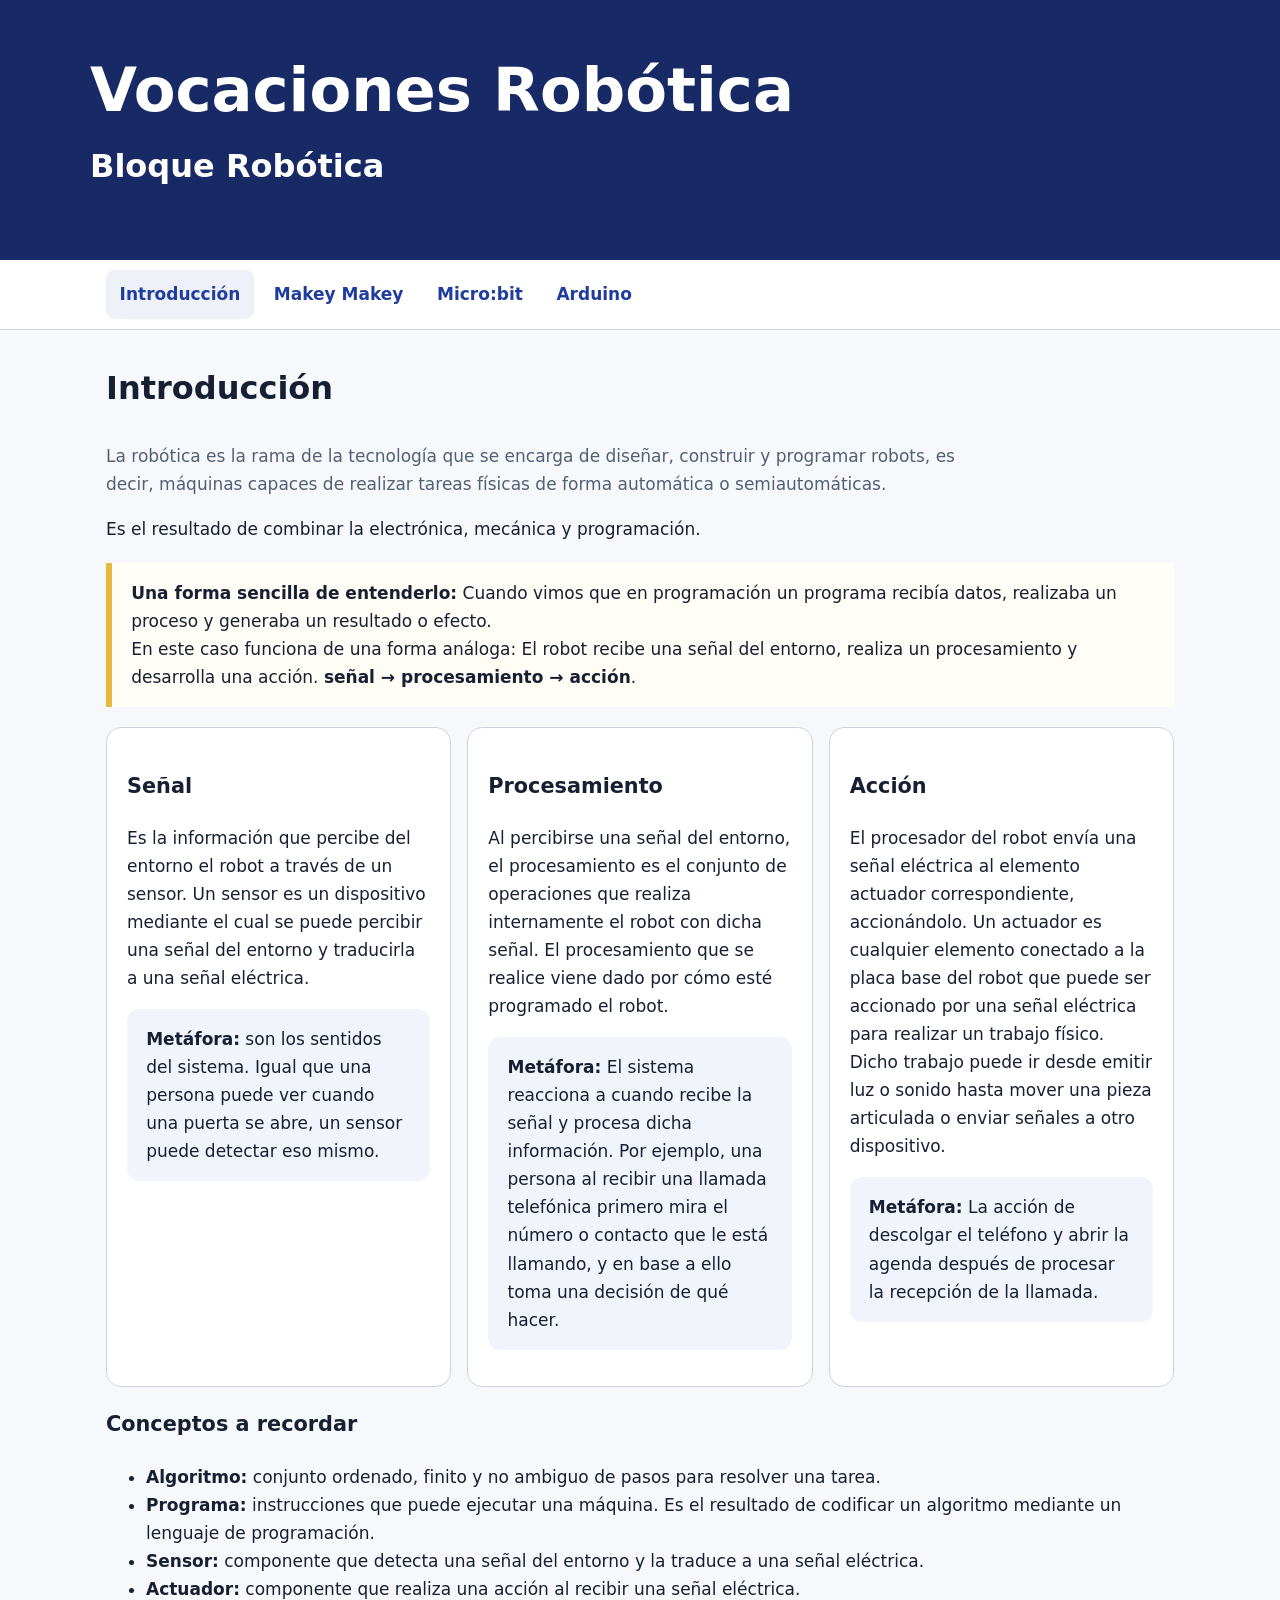
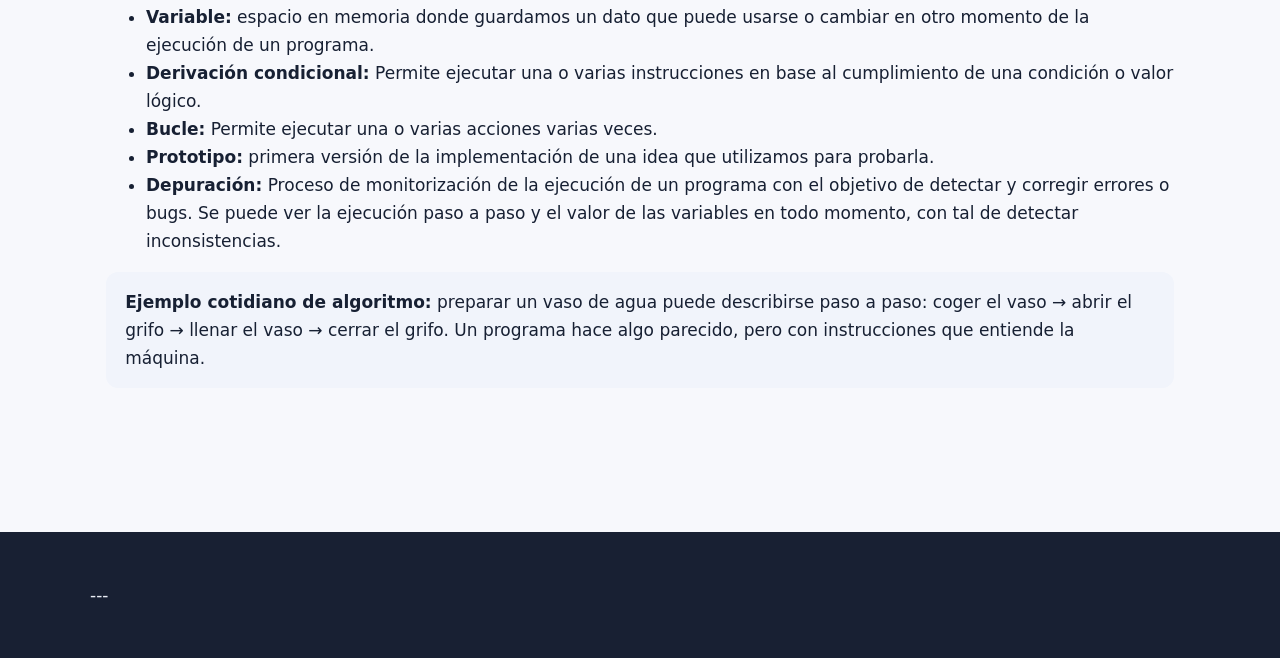
<file: index.html>
<!doctype html>
<html lang="es">
<head>
  <meta charset="utf-8">
  <meta name="viewport" content="width=device-width, initial-scale=1">
  <title>Vocaciones robótica</title>
  <link rel="stylesheet" href="styles.css">
</head>

<body>
  <header>
    <div class="inner">
      <h1>Vocaciones Robótica</h1>
      <h2>Bloque Robótica</h2>
    </div>
  </header>

  <nav aria-label="Navegación principal">
    <div class="inner">
      <a href="#introduccion">Introducción</a>
      <a href="#makey-makey">Makey Makey</a>
      <a href="#microbit">Micro:bit</a>
      <a href="#arduino">Arduino</a>
    </div>
  </nav>

  <main>
    <section id="introduccion" class="active">
      <h2>Introducción</h2>
      <p class="intro">
La robótica es la rama de la tecnología que se encarga de diseñar, construir y programar robots, es decir, máquinas capaces de realizar tareas físicas de forma automática o semiautomáticas.      </p>
<p>Es el resultado de combinar la electrónica, mecánica y programación.</p>
      <div class="callout">
        <strong>Una forma sencilla de entenderlo:</strong>
        Cuando vimos que en programación un programa recibía datos, realizaba un proceso y generaba un resultado o efecto.<br>
        En este caso funciona de una forma análoga: El robot recibe una señal del entorno, realiza un procesamiento y desarrolla una acción.
        <strong>señal → procesamiento → acción</strong>.
      </div>

      <div class="grid">
        <article class="card">
          <h3>Señal</h3>
          <p>
            Es la información que percibe del entorno el robot a través de un sensor.
            Un sensor es un dispositivo mediante el cual se puede percibir una señal del entorno y traducirla a una señal eléctrica. 
          </p>
          <div class="example">
            <strong>Metáfora:</strong> son los sentidos del sistema. Igual que una
            persona puede ver cuando una puerta se abre, un sensor puede detectar eso mismo.
          </div>
        </article>

        <article class="card">
          <h3>Procesamiento</h3>
          <p>
            Al percibirse una señal del entorno, el procesamiento es el conjunto de operaciones que realiza internamente el robot con dicha señal.
            El procesamiento que se realice viene dado por cómo esté programado el robot.
          </p>
          <div class="example">
            <strong>Metáfora:</strong> El sistema reacciona a cuando recibe la señal y procesa dicha información.
            Por ejemplo, una persona al recibir una llamada telefónica primero mira el número o contacto que le está llamando, y en base a ello toma una decisión de qué hacer.
          </div>
        </article>

        <article class="card">
          <h3>Acción</h3>
          <p>
            El procesador del robot envía una señal eléctrica al elemento actuador correspondiente, accionándolo.
            Un actuador es cualquier elemento conectado a la placa base del robot que puede ser accionado por una señal eléctrica para realizar un trabajo físico.
            Dicho trabajo puede ir desde emitir luz o sonido hasta mover una pieza articulada o enviar señales a otro dispositivo.
          </p>
          <div class="example">
            <strong>Metáfora:</strong> La acción de descolgar el teléfono y abrir la agenda después de procesar la recepción de la llamada.
          </div>
        </article>
      </div>

      <h3>Conceptos a recordar</h3>
      <ul>
        <li><strong>Algoritmo:</strong> conjunto ordenado, finito y no ambiguo de pasos para resolver una tarea.</li>
        <li><strong>Programa:</strong> instrucciones que puede ejecutar una máquina. Es el resultado de codificar un algoritmo mediante un lenguaje de programación.</li>
        <li><strong>Sensor:</strong> componente que detecta una señal del entorno y la traduce a una señal eléctrica.</li>
        <li><strong>Actuador:</strong> componente que realiza una acción al recibir una señal eléctrica.</li>
        <li><strong>Variable:</strong> espacio en memoria donde guardamos un dato que puede usarse o cambiar en otro momento de la ejecución de un programa.</li>
        <li><strong>Derivación condicional:</strong> Permite ejecutar una o varias instrucciones en base al cumplimiento de una condición o valor lógico.</li>
        <li><strong>Bucle:</strong> Permite ejecutar una o varias acciones varias veces.</li>
        <li><strong>Prototipo:</strong> primera versión de la implementación de una idea que utilizamos para probarla.</li>
        <li><strong>Depuración:</strong> Proceso de monitorización de la ejecución de un programa con el objetivo de detectar y corregir errores o bugs. Se puede ver la ejecución paso a paso y el valor de las variables en todo momento, con tal de detectar inconsistencias.</li>
      </ul>

      <div class="example">
        <strong>Ejemplo cotidiano de algoritmo:</strong>
        preparar un vaso de agua puede describirse paso a paso:
        coger el vaso → abrir el grifo → llenar el vaso → cerrar el grifo.
        Un programa hace algo parecido, pero con instrucciones que entiende la máquina.
      </div>
    </section>

    <section id="makey-makey">
      <h2>Makey Makey</h2>
      <p class="intro">
        Makey Makey es una placa electrónica basada en Arduino que funciona como un emulador de teclado y ratón, permitiendo convertir cualquier objeto conductor en un controlador interactivo para el ordenador.
        Es una forma sencilla de experimentar con circuitos,
        entradas e interacción.
      </p>

      <div class="grid">
        <article class="card">
          <h3>¿Cómo funciona?</h3>
          <p>
            Cuando tocamos un objeto conectado a Makey Makey y completamos el
            circuito, la placa envía una señal al ordenador.
          </p>
          <div class="example">
            <strong>Metáfora:</strong> imagina un timbre. Al pulsarlo se cierra
            un circuito y el timbre suena. Makey Makey utiliza una idea parecida
            para detectar una interacción.
          </div>
        </article>

        <article class="card">
          <h3>Materiales</h3>
          <p>
            Podemos utilizar papel de aluminio, plastilina conductora, monedas
            y otros materiales que permitan conducir electricidad.
          </p>
          <div class="example">
            <strong>Ejemplo:</strong> una banana puede convertirse en un botón
            para controlar una aplicación si forma parte del circuito.
          </div>
        </article>

        <article class="card">
          <h3>Para las actividades</h3>
          <ul>
            <li>Haremos grupos de 2 para compartir los makey makey.</li>
            <li>Leed con atención las instrucciones de las actividades y realizar el análisis en conjunto.</li>
            <li>Recuerda que para que funcione tienes que cerrar el circuito.</li>
            <li>Si una actividad resulta muy complicada, pasa a la siguiente.</li>
            <li>No es necesario que resuelvas todas las actividades propuestas.</li>
          </ul>
        </article>
      </div>

      <div class="card exercise">
        <h3>Actividad Mk1: piano</h3>
        <ol>
          <li>Crea un nuevo proyecto de Scratch.</li>
          <li>Añade las extensiones "Música" y "Makey makey".</li>
          <li>Crea un teclado de 6 teclas utilizando cartón y paple de aluminio, conectándolo a la placa de forma adecuada usando los cables con pinza.</li>
          <li>Al pulsar cada una de las teclas debe producirse un sonido distinto.</li>
          <li>Opcional: Añade un control adicional para cambiar de sonido de instrumento.</li>
        </ol>
      </div>

      <div class="card exercise">
        <h3>Actividad Mk2: Juego de naves</h3>
        <ol>
          <li>Crea un nuevo proyecto de Scratch.</li>
          <li>Añade la extensión "Makey makey".</li>
          <li>Crea un mando de 3 botones (2 flechas + botón de acción) utilizando cartón y papel de aluminio, conectándolo a la placa de forma adecuada usando los cables con pinza.</li>
          <li>Crea un juego en el que una nave espacial se pueda mover lateralmente con las flechas y pueda disparar con el botón de acción. Solamente se permite un disparo a la vez y por segundo.</li>
          <li>Opcional: Haz que cada X segundos aparezca un alien. Los aliens deben desaparecer después de recibir 3 disparos.</li>
        </ol>
      </div>
    </section>

    <section id="microbit">
      <h2>micro:bit</h2>
      <p class="intro">
        micro:bit es una pequeña placa programable que permite trabajar con
        botones, sensores, LEDs y otros componentes.
      </p>

      <div class="grid">
        <article class="card">
          <h3>Entradas</h3>
          <p>
            Los botones y sensores proporcionan información al programa.
          </p>
          <div class="example">
            <strong>Metáfora:</strong> son como los sentidos de una máquina:
            permiten saber qué está pasando.
          </div>
        </article>

        <article class="card">
          <h3>Salidas</h3>
          <p>
            La matriz de LEDs y otros componentes permiten mostrar o producir
            una respuesta.
          </p>
          <div class="example">
            <strong>Metáfora:</strong> son como las manos o la voz de la máquina:
            sirven para expresar una respuesta.
          </div>
        </article>

        <article class="card">
          <h3>Programación</h3>
          <p>
            Podemos comenzar con programación visual por bloques para trabajar
            eventos, variables, condiciones y bucles.
          </p>
        </article>
      </div>

      <h3>Algoritmos antes que código</h3>
      <div class="example">
        <p><strong>Objetivo:</strong> mostrar una cara cuando se pulse el botón A.</p>
        <ol>
          <li>Esperar a que se pulse A.</li>
          <li>Mostrar una cara feliz.</li>
          <li>Esperar un segundo.</li>
          <li>Borrar la pantalla.</li>
        </ol>
        <p>
          Este algoritmo es como una receta. Primero definimos los pasos y después
          los convertimos en instrucciones que micro:bit pueda ejecutar.
        </p>
      </div>

      <div class="card exercise">
        <h3>Actividad Bt1: Contador</h3>
        <p>
          Crea un programa que maneja un contador.
        </p>
        <ul>
          <li>EL valor del contador comienza en 0.</li>
          <li>Al pulsar A se incrementa el valor del contador en 1.</li>
          <li>Al pulsar B se reduce el valor del contador en 1.</li>
          <li>Al pulsar A+B se reinicia el valor del contador.</li>
          <li>En todo momento se debe mostrar el valor actual del contador por pantalla.</li>
          <li>El valor del contador se encontrará en todo momento entre 0 y 9.</li>
        </ul>
   
      </div>

      <div class="card exercise">
        <h3>Actividad Bt2: Dado</h3>
        <p>
          Crea un programa que permita simular tiradas de dado de 6 caras.
        </p>
        <ul>
          <li>Al agitar la placa microbit, realiza la tirada, obtiene un número aleatorio y muestra por pantalla un dibujo distinto según el resultado.</li>
          <li>En el caso de sacar un 6, se reproduce un sonido de celebración.</li>
          <li>AL transcurrir 5 segundos después de la tirada, se borra la pantalla y se reproduce un sonido muy breve como aviso.</li>
          <li>Solamente se puede realizar una tirada mientras la pantalla esté limpia.</li>
        </ul>
   
      </div>
      <div class="card exercise">
        <h3>Actividad Bt3: Termómetro</h3>
        <p>
          Crea un programa que permita mostrar la temperatura actual.
        </p>
        <ul>
          <li>Al colocar la placa en posición vertical, la placa realiza una lectura de temperatura y la muestra por pantalla.</li>
          <li>En el caso de sacar un 6, se reproduce un sonido de celebración.</li>
          <li>AL transcurrir 5 segundos después de la tirada, se borra la pantalla y se reproduce un sonido muy breve como aviso.</li>
          <li>Solamente se puede realizar una tirada mientras la pantalla esté limpia.</li>
        </ul>
   
      </div>

      <details>
        <summary>Ejemplo de condición</summary>
        <p>
          “Si la temperatura es mayor que 25 °C, mostrar un símbolo de calor;
          si no, mostrar un símbolo diferente”.
        </p>
        <p>
          Es como decidir qué ropa ponerse: si hace frío, abrigo; si hace calor,
          ropa ligera.
        </p>
      </details>

      <details>
        <summary>Ejemplo de bucle</summary>
        <p>
          “Encender el LED → esperar → apagar el LED → esperar” y repetir.
        </p>
        <p>
          Es como una canción que vuelve a empezar cuando llega al final.
        </p>
      </details>
    </section>

    <section id="arduino">
      <h2>Arduino</h2>
      <p class="intro">
        Arduino permite crear sistemas electrónicos conectando componentes a una
        placa y programando su comportamiento.
      </p>

      <h3>Componentes</h3>
          <div class="component-grid">
            <article class="component-card">
              <div class="component-image component-arduino">🧩</div>
              <h4>Placa Arduino</h4>
              <p>Es el cerebro del proyecto: recibe señales, procesa datos y controla dispositivos conectados.</p>
            </article>

            <article class="component-card">
              <div class="component-image component-protoboard">🔌</div>
              <h4>Protoboard</h4>
              <p>Permite montar y probar circuitos sin soldar, conectando componentes de forma rápida y reversible.</p>
            </article>

            <article class="component-card">
              <div class="component-image component-led">💡</div>
              <h4>LED</h4>
              <p>Emite luz cuando recibe corriente y se usa para mostrar estados, alertas o señales visuales.</p>
            </article>

            <article class="component-card">
              <div class="component-image component-resistor">⚡</div>
              <h4>Resistencia</h4>
              <p>Limita la corriente que pasa por un circuito y ayuda a proteger componentes sensibles.</p>
            </article>

            <article class="component-card">
              <div class="component-image component-button">🕹️</div>
              <h4>Botón</h4>
              <p>Actúa como entrada: cuando se pulsa, cambia la dirección del circuito, permitiendo desencadenar acciones.</p>
            </article>

            <article class="component-card">
              <div class="component-image component-sensor">📡</div>
              <h4>Sensor</h4>
              <p>Detecta condiciones del entorno como luz, temperatura, movimiento o proximidad.</p>
            </article>

            <article class="component-card">
              <div class="component-image component-motor">⚙️</div>
              <h4>Motor</h4>
              <p>Convierte energía eléctrica en movimiento para empujar, girar o hacer funcionar mecanismos.</p>
            </article>
          </div>


      <h3>Ejemplo de programa Arduino en C++: LED intermitente</h3>
      <pre><code>void setup() {
  pinMode(LED_BUILTIN, OUTPUT);
}

void loop() {
  digitalWrite(LED_BUILTIN, HIGH);
  delay(500);

  digitalWrite(LED_BUILTIN, LOW);
  delay(500);
}</code></pre>

      <div class="example">
        <strong>Qué ocurre:</strong>
        Arduino enciende el LED, espera medio segundo, lo apaga, espera otro
        medio segundo y repite el proceso.
        Es como encender y apagar una lámpara siguiendo un reloj.
      </div>

      <h3>Componentes y seguridad</h3>
      <ul>
        <li>Comprueba siempre dónde debe conectarse cada componente.</li>
        <li>Respeta la polaridad de componentes que la tengan.</li>
        <li>Utiliza resistencias adecuadas para proteger los LEDs.</li>
        <li>Evita realizar conexiones al azar.</li>
        <li>Antes de modificar un circuito, desconecta la alimentación cuando corresponda.</li>
      </ul>

      <div class="card exercise">
        <h3>Actividad: sistema de aviso</h3>
        <p>
          Construye un sistema que detecte una situación mediante un botón o
          sensor y produzca una respuesta mediante un LED, un sonido u otro
          actuador.
        </p>
        <ol>
          <li>Define qué quieres detectar.</li>
          <li>Elige la entrada.</li>
          <li>Decide qué debe ocurrir.</li>
          <li>Elige la salida.</li>
          <li>Construye el circuito.</li>
          <li>Programa el comportamiento.</li>
          <li>Prueba y corrige los errores.</li>
        </ol>
      </div>

      <div class="example">
        <strong>Ejemplo cotidiano:</strong>
        una luz automática de un pasillo puede detectar movimiento.
        El sensor sería la entrada, Arduino tomaría la decisión y la lámpara
        sería la salida.
      </div>
    </section>

  </main>

  <footer>
    <div class="inner">
      <p>---</p>
    </div>
  </footer>

  <script>
    const sections = Array.from(document.querySelectorAll('main section'));
    const navLinks = Array.from(document.querySelectorAll('nav a'));

    function setupExerciseTabs() {
      document.querySelectorAll('main section').forEach((section) => {
        const exercises = Array.from(section.querySelectorAll('.exercise'));
        if (exercises.length === 0) return;
        const exerciseParent = exercises[0].parentNode;

        const tabs = document.createElement('div');
        const tabList = document.createElement('div');
        const exercisePanels = document.createElement('div');

        tabs.className = 'exercise-tabs';
        tabList.className = 'exercise-tablist';
        exercisePanels.className = 'exercise-panels';
        tabList.setAttribute('role', 'tablist');
        tabList.setAttribute('aria-label', 'Actividades');
        exerciseParent.insertBefore(tabs, exercises[0]);

        exercises.forEach((exercise, index) => {
          const heading = exercise.querySelector('h3');
          const tabId = `${section.id}-activity-tab-${index + 1}`;
          const panelId = `${section.id}-activity-panel-${index + 1}`;
          const tab = document.createElement('button');

          tab.type = 'button';
          tab.className = 'exercise-tab';
          tab.id = tabId;
          tab.textContent = heading ? heading.textContent : `Actividad ${index + 1}`;
          tab.setAttribute('role', 'tab');
          tab.setAttribute('aria-controls', panelId);
          tab.setAttribute('aria-selected', index === 0 ? 'true' : 'false');
          tab.tabIndex = index === 0 ? 0 : -1;

          exercise.classList.add('exercise-panel');
          exercise.id = panelId;
          exercise.setAttribute('role', 'tabpanel');
          exercise.setAttribute('aria-labelledby', tabId);
          exercise.hidden = index !== 0;

          tab.addEventListener('click', () => {
            exercises.forEach((panel, panelIndex) => {
              const isActive = panelIndex === index;
              panel.hidden = !isActive;
              tabList.children[panelIndex].classList.toggle('active', isActive);
              tabList.children[panelIndex].setAttribute('aria-selected', isActive ? 'true' : 'false');
              tabList.children[panelIndex].tabIndex = isActive ? 0 : -1;
            });
          });

          tabList.appendChild(tab);
          exercisePanels.appendChild(exercise);
        });

        tabList.firstElementChild.classList.add('active');
        tabs.append(tabList, exercisePanels);
      });
    }

    function showSection(hash) {
      const targetId = hash.startsWith('#') ? hash : `#${hash}`;
      const target = sections.find((section) => section.id === targetId.slice(1)) || sections[0];

      sections.forEach((section) => {
        section.classList.toggle('active', section === target);
      });

      navLinks.forEach((link) => {
        const isActive = link.getAttribute('href') === targetId;
        link.classList.toggle('active', isActive);
        link.setAttribute('aria-current', isActive ? 'page' : 'false');
      });
    }

    navLinks.forEach((link) => {
      link.addEventListener('click', (event) => {
        const hash = link.getAttribute('href');
        if (!hash || !hash.startsWith('#')) return;

        event.preventDefault();
        history.pushState(null, '', hash);
        showSection(hash);
      });
    });

    window.addEventListener('hashchange', () => {
      showSection(location.hash || '#introduccion');
    });

    setupExerciseTabs();
    showSection(location.hash || '#introduccion');
  </script>
</body>
</html>
</file>
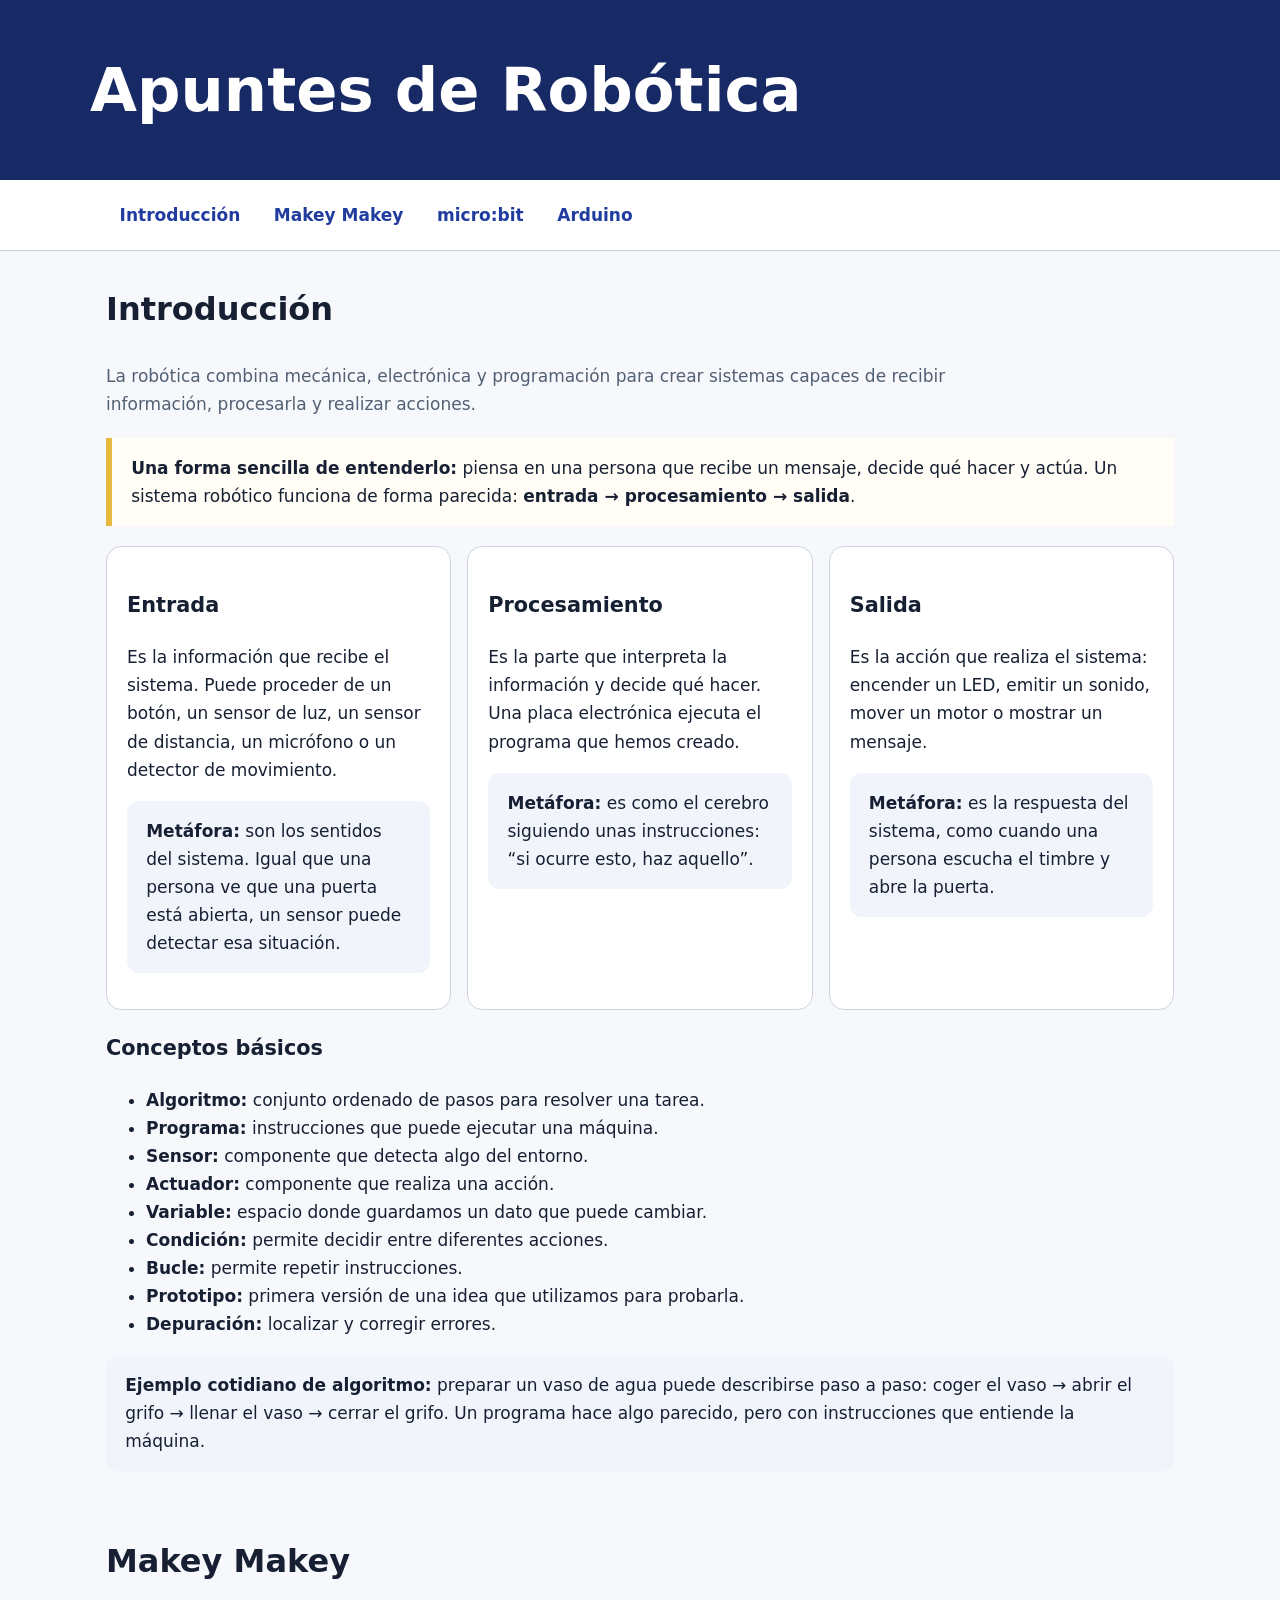
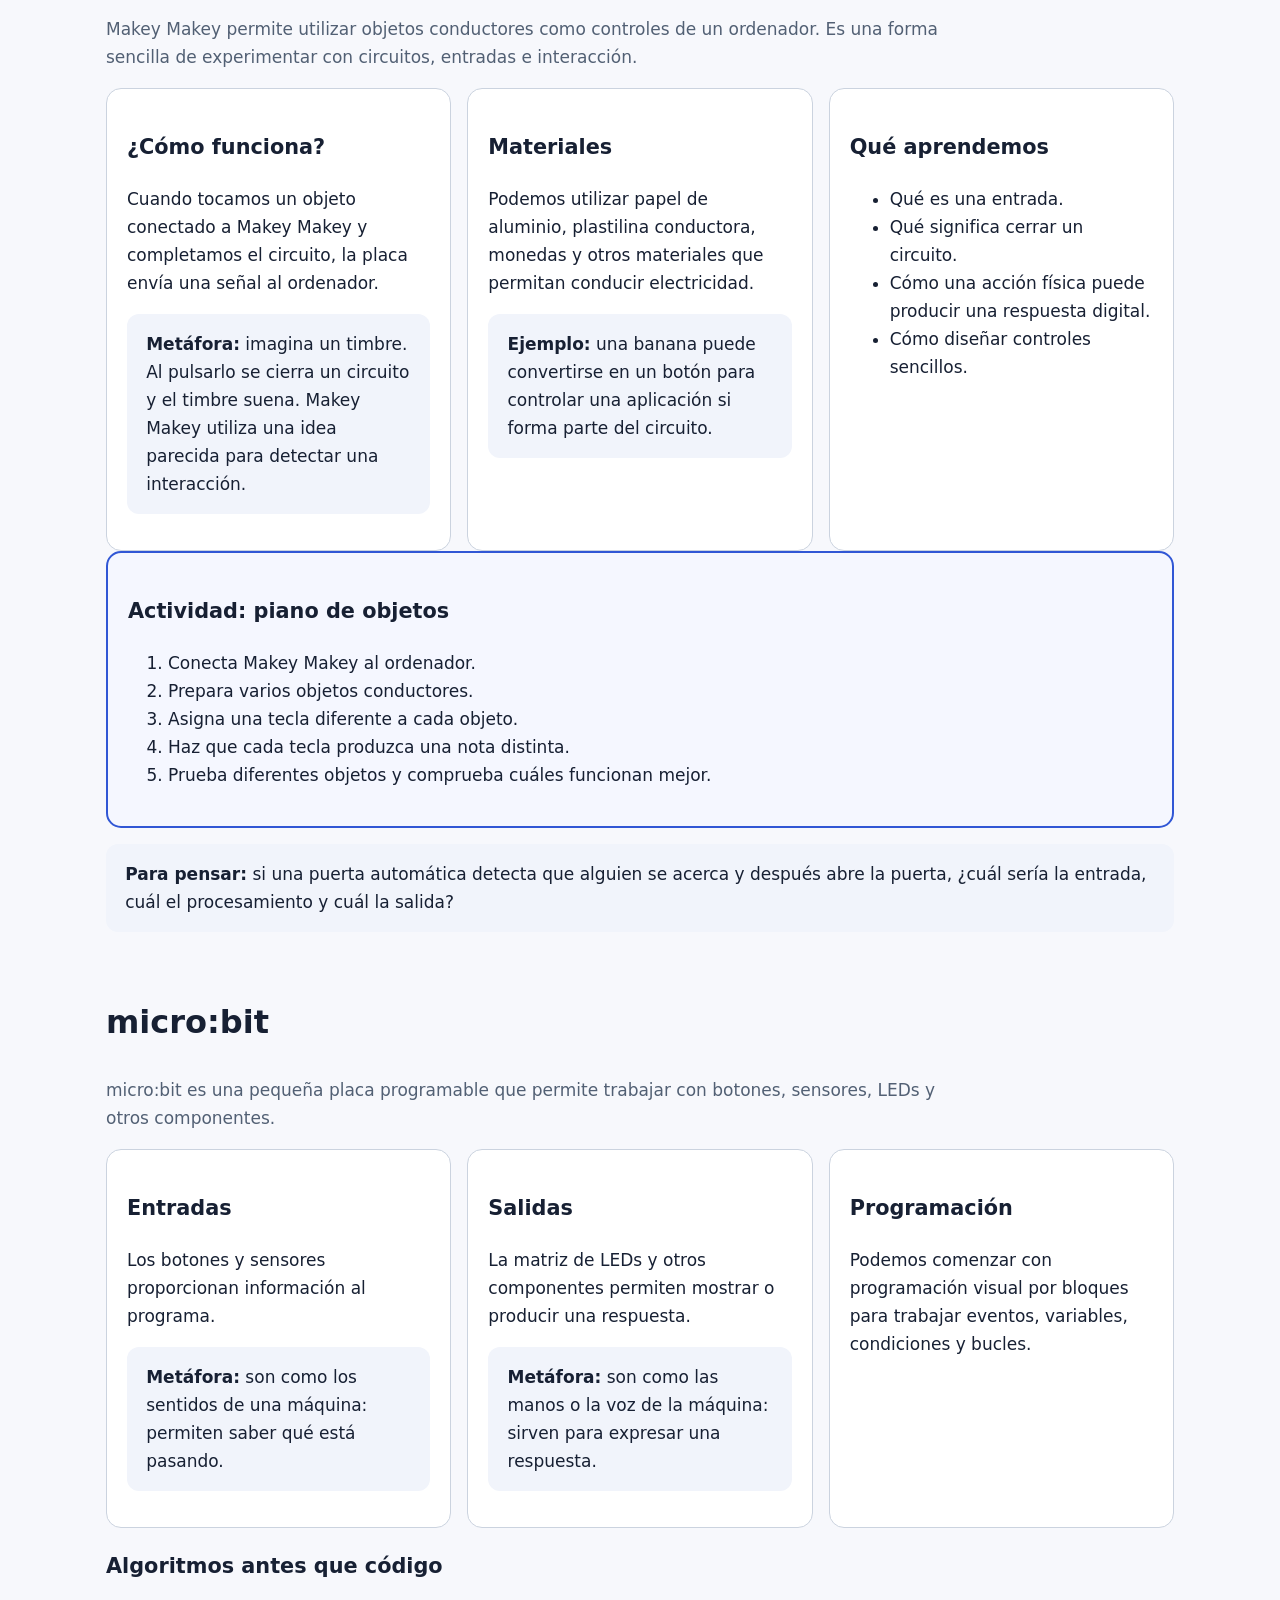
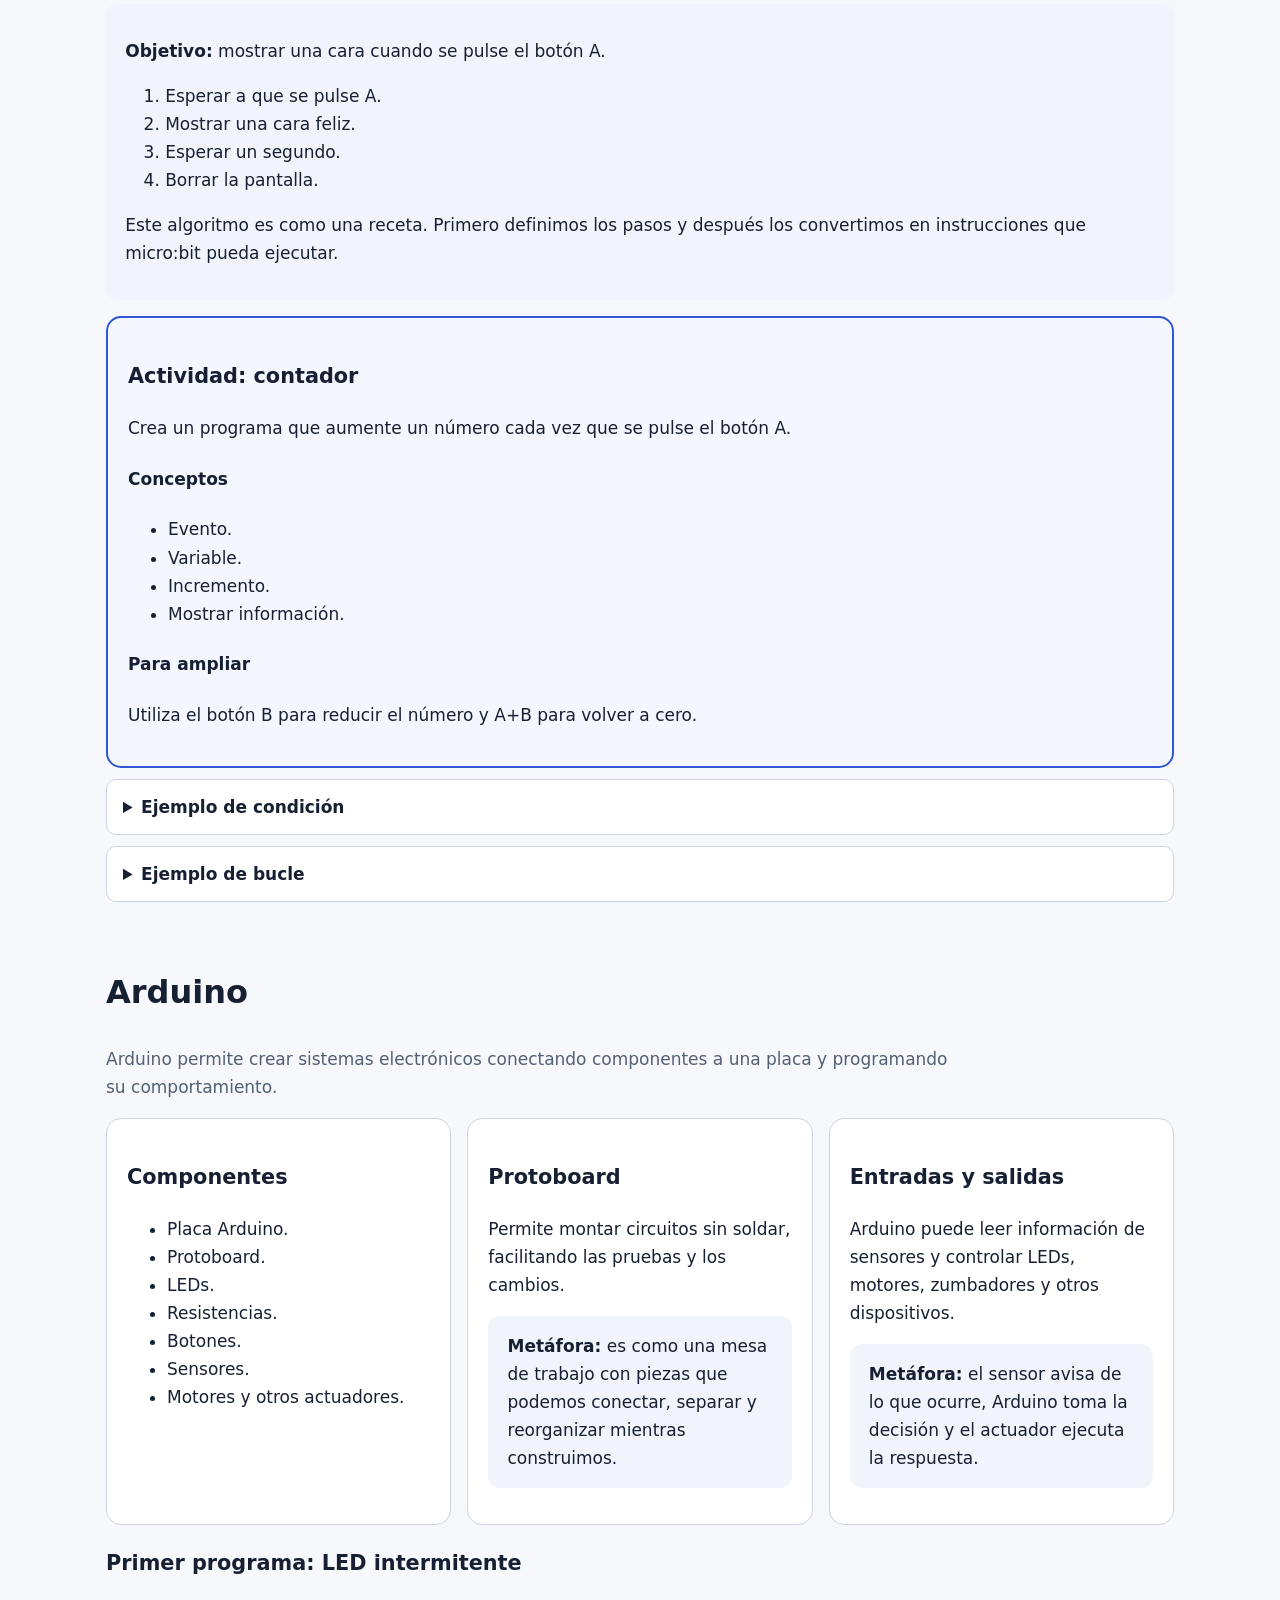
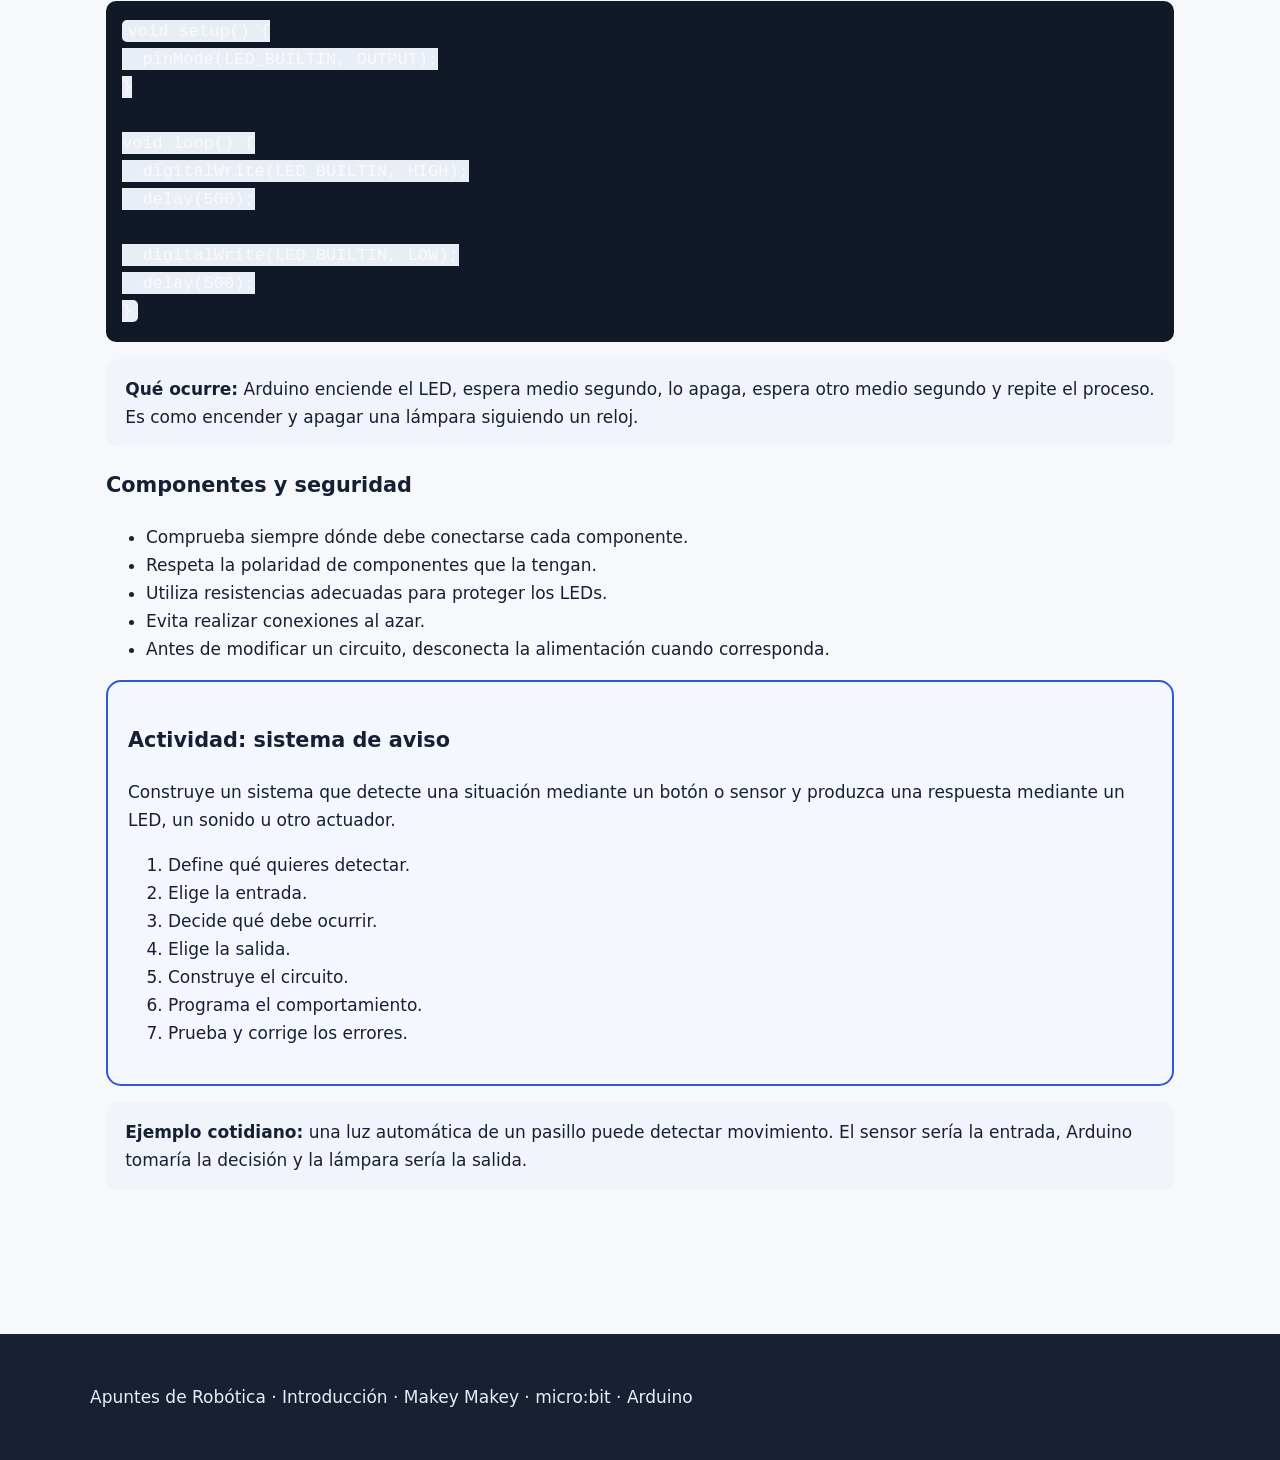
<file: robotica_desde_cero.html>
<!doctype html>
<html lang="es">
<head>
  <meta charset="utf-8">
  <meta name="viewport" content="width=device-width, initial-scale=1">
  <title>Apuntes de Robótica</title>
  <style>
    :root {
      --bg: #f7f8fc;
      --surface: #fff;
      --text: #172033;
      --muted: #526074;
      --primary: #3157d5;
      --primary-dark: #203c9e;
      --border: #cbd3df;
      --accent: #e6b93f;
      --max: 1100px;
    }
    * { box-sizing: border-box; }
    html { scroll-behavior: smooth; }
    body {
      margin: 0;
      background: var(--bg);
      color: var(--text);
      font-family: system-ui, -apple-system, BlinkMacSystemFont, "Segoe UI", sans-serif;
      font-size: 17px;
      line-height: 1.65;
    }
    a { color: var(--primary-dark); }
    a:focus-visible, button:focus-visible, summary:focus-visible {
      outline: 3px solid #111827;
      outline-offset: 3px;
    }
    header {
      background: #182a66;
      color: white;
      padding: 2.5rem 1rem;
    }
    header .inner, main, footer .inner {
      max-width: var(--max);
      margin: auto;
    }
    h1 { font-size: clamp(2.2rem, 6vw, 3.8rem); margin: 0; }
    h2 { font-size: 2rem; margin-top: 0; }
    h3 { font-size: 1.3rem; }
    nav {
      position: sticky;
      top: 0;
      z-index: 10;
      background: white;
      border-bottom: 1px solid var(--border);
    }
    nav .inner {
      max-width: var(--max);
      margin: auto;
      display: flex;
      gap: .4rem;
      overflow-x: auto;
      padding: .65rem 1rem;
    }
    nav a {
      white-space: nowrap;
      text-decoration: none;
      font-weight: 700;
      padding: .65rem .85rem;
      border-radius: 9px;
    }
    nav a:hover { background: #eef2f8; }
    main { padding: 2rem 1rem 5rem; }
    section {
      scroll-margin-top: 75px;
      margin-bottom: 4rem;
    }
    .intro {
      color: var(--muted);
      max-width: 850px;
    }
    .grid {
      display: grid;
      grid-template-columns: repeat(3, 1fr);
      gap: 1rem;
    }
    .card {
      background: var(--surface);
      border: 1px solid var(--border);
      border-radius: 15px;
      padding: 1.25rem;
    }
    .callout {
      background: #fffdf5;
      border-left: 6px solid var(--accent);
      padding: 1rem 1.2rem;
      margin: 1.25rem 0;
    }
    .example {
      background: #f1f4fb;
      border-radius: 12px;
      padding: 1rem 1.2rem;
      margin: 1rem 0;
    }
    .exercise {
      border: 2px solid var(--primary);
      background: #f5f7ff;
    }
    code {
      background: #e9edf5;
      border-radius: 5px;
      padding: .1rem .35rem;
      font-family: ui-monospace, SFMono-Regular, Menlo, monospace;
    }
    pre {
      background: #111827;
      color: #f8fafc;
      padding: 1rem;
      border-radius: 10px;
      overflow-x: auto;
    }
    details {
      background: white;
      border: 1px solid var(--border);
      border-radius: 10px;
      padding: .8rem 1rem;
      margin: .7rem 0;
    }
    summary { cursor: pointer; font-weight: 750; }
    footer {
      background: #182033;
      color: #e9edf5;
      padding: 2rem 1rem;
    }
    @media (max-width: 800px) {
      .grid { grid-template-columns: 1fr; }
      body { font-size: 16px; }
    }
    @media (prefers-reduced-motion: reduce) {
      html { scroll-behavior: auto; }
    }
  </style>
</head>

<body>
  <header>
    <div class="inner">
      <h1>Apuntes de Robótica</h1>
    </div>
  </header>

  <nav aria-label="Navegación principal">
    <div class="inner">
      <a href="#introduccion">Introducción</a>
      <a href="#makey-makey">Makey Makey</a>
      <a href="#microbit">micro:bit</a>
      <a href="#arduino">Arduino</a>
    </div>
  </nav>

  <main>

    <section id="introduccion">
      <h2>Introducción</h2>
      <p class="intro">
        La robótica combina mecánica, electrónica y programación para crear
        sistemas capaces de recibir información, procesarla y realizar acciones.
      </p>

      <div class="callout">
        <strong>Una forma sencilla de entenderlo:</strong>
        piensa en una persona que recibe un mensaje, decide qué hacer y actúa.
        Un sistema robótico funciona de forma parecida:
        <strong>entrada → procesamiento → salida</strong>.
      </div>

      <div class="grid">
        <article class="card">
          <h3>Entrada</h3>
          <p>
            Es la información que recibe el sistema. Puede proceder de un botón,
            un sensor de luz, un sensor de distancia, un micrófono o un detector
            de movimiento.
          </p>
          <div class="example">
            <strong>Metáfora:</strong> son los sentidos del sistema. Igual que una
            persona ve que una puerta está abierta, un sensor puede detectar esa
            situación.
          </div>
        </article>

        <article class="card">
          <h3>Procesamiento</h3>
          <p>
            Es la parte que interpreta la información y decide qué hacer. Una
            placa electrónica ejecuta el programa que hemos creado.
          </p>
          <div class="example">
            <strong>Metáfora:</strong> es como el cerebro siguiendo unas
            instrucciones: “si ocurre esto, haz aquello”.
          </div>
        </article>

        <article class="card">
          <h3>Salida</h3>
          <p>
            Es la acción que realiza el sistema: encender un LED, emitir un sonido,
            mover un motor o mostrar un mensaje.
          </p>
          <div class="example">
            <strong>Metáfora:</strong> es la respuesta del sistema, como cuando
            una persona escucha el timbre y abre la puerta.
          </div>
        </article>
      </div>

      <h3>Conceptos básicos</h3>
      <ul>
        <li><strong>Algoritmo:</strong> conjunto ordenado de pasos para resolver una tarea.</li>
        <li><strong>Programa:</strong> instrucciones que puede ejecutar una máquina.</li>
        <li><strong>Sensor:</strong> componente que detecta algo del entorno.</li>
        <li><strong>Actuador:</strong> componente que realiza una acción.</li>
        <li><strong>Variable:</strong> espacio donde guardamos un dato que puede cambiar.</li>
        <li><strong>Condición:</strong> permite decidir entre diferentes acciones.</li>
        <li><strong>Bucle:</strong> permite repetir instrucciones.</li>
        <li><strong>Prototipo:</strong> primera versión de una idea que utilizamos para probarla.</li>
        <li><strong>Depuración:</strong> localizar y corregir errores.</li>
      </ul>

      <div class="example">
        <strong>Ejemplo cotidiano de algoritmo:</strong>
        preparar un vaso de agua puede describirse paso a paso:
        coger el vaso → abrir el grifo → llenar el vaso → cerrar el grifo.
        Un programa hace algo parecido, pero con instrucciones que entiende la máquina.
      </div>
    </section>

    <section id="makey-makey">
      <h2>Makey Makey</h2>
      <p class="intro">
        Makey Makey permite utilizar objetos conductores como controles de un
        ordenador. Es una forma sencilla de experimentar con circuitos,
        entradas e interacción.
      </p>

      <div class="grid">
        <article class="card">
          <h3>¿Cómo funciona?</h3>
          <p>
            Cuando tocamos un objeto conectado a Makey Makey y completamos el
            circuito, la placa envía una señal al ordenador.
          </p>
          <div class="example">
            <strong>Metáfora:</strong> imagina un timbre. Al pulsarlo se cierra
            un circuito y el timbre suena. Makey Makey utiliza una idea parecida
            para detectar una interacción.
          </div>
        </article>

        <article class="card">
          <h3>Materiales</h3>
          <p>
            Podemos utilizar papel de aluminio, plastilina conductora, monedas
            y otros materiales que permitan conducir electricidad.
          </p>
          <div class="example">
            <strong>Ejemplo:</strong> una banana puede convertirse en un botón
            para controlar una aplicación si forma parte del circuito.
          </div>
        </article>

        <article class="card">
          <h3>Qué aprendemos</h3>
          <ul>
            <li>Qué es una entrada.</li>
            <li>Qué significa cerrar un circuito.</li>
            <li>Cómo una acción física puede producir una respuesta digital.</li>
            <li>Cómo diseñar controles sencillos.</li>
          </ul>
        </article>
      </div>

      <div class="card exercise">
        <h3>Actividad: piano de objetos</h3>
        <ol>
          <li>Conecta Makey Makey al ordenador.</li>
          <li>Prepara varios objetos conductores.</li>
          <li>Asigna una tecla diferente a cada objeto.</li>
          <li>Haz que cada tecla produzca una nota distinta.</li>
          <li>Prueba diferentes objetos y comprueba cuáles funcionan mejor.</li>
        </ol>
      </div>

      <div class="example">
        <strong>Para pensar:</strong>
        si una puerta automática detecta que alguien se acerca y después abre la
        puerta, ¿cuál sería la entrada, cuál el procesamiento y cuál la salida?
      </div>
    </section>

    <section id="microbit">
      <h2>micro:bit</h2>
      <p class="intro">
        micro:bit es una pequeña placa programable que permite trabajar con
        botones, sensores, LEDs y otros componentes.
      </p>

      <div class="grid">
        <article class="card">
          <h3>Entradas</h3>
          <p>
            Los botones y sensores proporcionan información al programa.
          </p>
          <div class="example">
            <strong>Metáfora:</strong> son como los sentidos de una máquina:
            permiten saber qué está pasando.
          </div>
        </article>

        <article class="card">
          <h3>Salidas</h3>
          <p>
            La matriz de LEDs y otros componentes permiten mostrar o producir
            una respuesta.
          </p>
          <div class="example">
            <strong>Metáfora:</strong> son como las manos o la voz de la máquina:
            sirven para expresar una respuesta.
          </div>
        </article>

        <article class="card">
          <h3>Programación</h3>
          <p>
            Podemos comenzar con programación visual por bloques para trabajar
            eventos, variables, condiciones y bucles.
          </p>
        </article>
      </div>

      <h3>Algoritmos antes que código</h3>
      <div class="example">
        <p><strong>Objetivo:</strong> mostrar una cara cuando se pulse el botón A.</p>
        <ol>
          <li>Esperar a que se pulse A.</li>
          <li>Mostrar una cara feliz.</li>
          <li>Esperar un segundo.</li>
          <li>Borrar la pantalla.</li>
        </ol>
        <p>
          Este algoritmo es como una receta. Primero definimos los pasos y después
          los convertimos en instrucciones que micro:bit pueda ejecutar.
        </p>
      </div>

      <div class="card exercise">
        <h3>Actividad: contador</h3>
        <p>
          Crea un programa que aumente un número cada vez que se pulse el botón A.
        </p>
        <h4>Conceptos</h4>
        <ul>
          <li>Evento.</li>
          <li>Variable.</li>
          <li>Incremento.</li>
          <li>Mostrar información.</li>
        </ul>
        <h4>Para ampliar</h4>
        <p>
          Utiliza el botón B para reducir el número y A+B para volver a cero.
        </p>
      </div>

      <details>
        <summary>Ejemplo de condición</summary>
        <p>
          “Si la temperatura es mayor que 25 °C, mostrar un símbolo de calor;
          si no, mostrar un símbolo diferente”.
        </p>
        <p>
          Es como decidir qué ropa ponerse: si hace frío, abrigo; si hace calor,
          ropa ligera.
        </p>
      </details>

      <details>
        <summary>Ejemplo de bucle</summary>
        <p>
          “Encender el LED → esperar → apagar el LED → esperar” y repetir.
        </p>
        <p>
          Es como una canción que vuelve a empezar cuando llega al final.
        </p>
      </details>
    </section>

    <section id="arduino">
      <h2>Arduino</h2>
      <p class="intro">
        Arduino permite crear sistemas electrónicos conectando componentes a una
        placa y programando su comportamiento.
      </p>

      <div class="grid">
        <article class="card">
          <h3>Componentes</h3>
          <ul>
            <li>Placa Arduino.</li>
            <li>Protoboard.</li>
            <li>LEDs.</li>
            <li>Resistencias.</li>
            <li>Botones.</li>
            <li>Sensores.</li>
            <li>Motores y otros actuadores.</li>
          </ul>
        </article>

        <article class="card">
          <h3>Protoboard</h3>
          <p>
            Permite montar circuitos sin soldar, facilitando las pruebas y los
            cambios.
          </p>
          <div class="example">
            <strong>Metáfora:</strong> es como una mesa de trabajo con piezas que
            podemos conectar, separar y reorganizar mientras construimos.
          </div>
        </article>

        <article class="card">
          <h3>Entradas y salidas</h3>
          <p>
            Arduino puede leer información de sensores y controlar LEDs, motores,
            zumbadores y otros dispositivos.
          </p>
          <div class="example">
            <strong>Metáfora:</strong> el sensor avisa de lo que ocurre, Arduino
            toma la decisión y el actuador ejecuta la respuesta.
          </div>
        </article>
      </div>

      <h3>Primer programa: LED intermitente</h3>
      <pre><code>void setup() {
  pinMode(LED_BUILTIN, OUTPUT);
}

void loop() {
  digitalWrite(LED_BUILTIN, HIGH);
  delay(500);

  digitalWrite(LED_BUILTIN, LOW);
  delay(500);
}</code></pre>

      <div class="example">
        <strong>Qué ocurre:</strong>
        Arduino enciende el LED, espera medio segundo, lo apaga, espera otro
        medio segundo y repite el proceso.
        Es como encender y apagar una lámpara siguiendo un reloj.
      </div>

      <h3>Componentes y seguridad</h3>
      <ul>
        <li>Comprueba siempre dónde debe conectarse cada componente.</li>
        <li>Respeta la polaridad de componentes que la tengan.</li>
        <li>Utiliza resistencias adecuadas para proteger los LEDs.</li>
        <li>Evita realizar conexiones al azar.</li>
        <li>Antes de modificar un circuito, desconecta la alimentación cuando corresponda.</li>
      </ul>

      <div class="card exercise">
        <h3>Actividad: sistema de aviso</h3>
        <p>
          Construye un sistema que detecte una situación mediante un botón o
          sensor y produzca una respuesta mediante un LED, un sonido u otro
          actuador.
        </p>
        <ol>
          <li>Define qué quieres detectar.</li>
          <li>Elige la entrada.</li>
          <li>Decide qué debe ocurrir.</li>
          <li>Elige la salida.</li>
          <li>Construye el circuito.</li>
          <li>Programa el comportamiento.</li>
          <li>Prueba y corrige los errores.</li>
        </ol>
      </div>

      <div class="example">
        <strong>Ejemplo cotidiano:</strong>
        una luz automática de un pasillo puede detectar movimiento.
        El sensor sería la entrada, Arduino tomaría la decisión y la lámpara
        sería la salida.
      </div>
    </section>

  </main>

  <footer>
    <div class="inner">
      <p>Apuntes de Robótica · Introducción · Makey Makey · micro:bit · Arduino</p>
    </div>
  </footer>
</body>
</html>
</file>
<file: styles.css>
:root {
  --bg: #f7f8fc;
  --surface: #fff;
  --text: #172033;
  --muted: #526074;
  --primary: #3157d5;
  --primary-dark: #203c9e;
  --border: #cbd3df;
  --accent: #e6b93f;
  --max: 1100px;
}
* { box-sizing: border-box; }
html { scroll-behavior: smooth; }
body {
  margin: 0;
  background: var(--bg);
  color: var(--text);
  font-family: system-ui, -apple-system, BlinkMacSystemFont, "Segoe UI", sans-serif;
  font-size: 17px;
  line-height: 1.65;
}
a { color: var(--primary-dark); }
a:focus-visible, button:focus-visible, summary:focus-visible {
  outline: 3px solid #111827;
  outline-offset: 3px;
}
header {
  background: #182a66;
  color: white;
  padding: 2.5rem 1rem;
}
header .inner, main, footer .inner {
  max-width: var(--max);
  margin: auto;
}
h1 { font-size: clamp(2.2rem, 6vw, 3.8rem); margin: 0; }
h2 { font-size: 2rem; margin-top: 0; }
h3 { font-size: 1.3rem; }
nav {
  position: sticky;
  top: 0;
  z-index: 10;
  background: white;
  border-bottom: 1px solid var(--border);
}
nav .inner {
  max-width: var(--max);
  margin: auto;
  display: flex;
  gap: .4rem;
  overflow-x: auto;
  padding: .65rem 1rem;
}
nav a {
  white-space: nowrap;
  text-decoration: none;
  font-weight: 700;
  padding: .65rem .85rem;
  border-radius: 9px;
  transition: background-color .2s ease, color .2s ease;
}
nav a:hover,
nav a.active {
  background: #eef2f8;
  color: var(--primary-dark);
}
main {
  position: relative;
  padding: 2rem 1rem 5rem;
  min-height: 600px;
}
section {
  display: none;
  scroll-margin-top: 75px;
  margin-bottom: 4rem;
  animation: slideIn .35s ease;
}
section.active {
  display: block;
}
@keyframes slideIn {
  from {
    opacity: 0;
    transform: translateX(18px);
  }
  to {
    opacity: 1;
    transform: translateX(0);
  }
}
.intro {
  color: var(--muted);
  max-width: 850px;
}
.grid {
  display: grid;
  grid-template-columns: repeat(3, 1fr);
  gap: 1rem;
}
.card {
  background: var(--surface);
  border: 1px solid var(--border);
  border-radius: 15px;
  padding: 1.25rem;
}
.component-grid {
  display: grid;
  grid-template-columns: repeat(auto-fit, minmax(150px, 1fr));
  gap: 0.9rem;
  margin-top: 1rem;
}
.component-card {
  background: #f8f9fe;
  border: 1px solid var(--border);
  border-radius: 12px;
  padding: 0.8rem;
}
.component-image {
  display: grid;
  place-items: center;
  width: 100%;
  min-height: 90px;
  border-radius: 10px;
  margin-bottom: 0.75rem;
  font-size: 2rem;
  background: linear-gradient(135deg, #dfe8ff, #eef4ff);
}
.component-card h4 {
  margin: 0 0 0.35rem;
  font-size: 1.05rem;
}
.component-card p {
  margin: 0;
  color: var(--muted);
  font-size: 0.95rem;
  line-height: 1.5;
}
.component-arduino { background: linear-gradient(135deg, #dbeafe, #eff6ff); }
.component-protoboard { background: linear-gradient(135deg, #dcfce7, #f0fdf4); }
.component-led { background: linear-gradient(135deg, #fef3c7, #fff7ed); }
.component-resistor { background: linear-gradient(135deg, #ede9fe, #f5f3ff); }
.component-button { background: linear-gradient(135deg, #fee2e2, #fef2f2); }
.component-sensor { background: linear-gradient(135deg, #d1fae5, #ecfdf5); }
.component-motor { background: linear-gradient(135deg, #e0e7ff, #eef2ff); }
.callout {
  background: #fffdf5;
  border-left: 6px solid var(--accent);
  padding: 1rem 1.2rem;
  margin: 1.25rem 0;
}
.example {
  background: #f1f4fb;
  border-radius: 12px;
  padding: 1rem 1.2rem;
  margin: 1rem 0;
}
.exercise {
  border: 2px solid var(--primary);
  background: #f5f7ff;
}
.exercise-tabs {
  margin-top: 1.5rem;
}
.exercise-tablist {
  display: flex;
  gap: .45rem;
  overflow-x: auto;
  border-bottom: 2px solid var(--border);
  padding: 0 .25rem;
}
.exercise-tab {
  border: 0;
  border-bottom: 3px solid transparent;
  background: transparent;
  color: var(--muted);
  cursor: pointer;
  font: inherit;
  font-weight: 700;
  padding: .7rem .85rem .6rem;
  white-space: nowrap;
}
.exercise-tab:hover,
.exercise-tab.active {
  color: var(--primary-dark);
  border-bottom-color: var(--primary);
}
.exercise-panel {
  margin-top: 1rem;
}
.exercise-panel[hidden] {
  display: none;
}
code {
  border-radius: 5px;
  padding: .1rem .35rem;
  font-family: ui-monospace, SFMono-Regular, Menlo, monospace;
}
pre {
  background: #111827;
  color: #f8fafc;
  padding: 1rem;
  border-radius: 10px;
  overflow-x: auto;
}
details {
  background: white;
  border: 1px solid var(--border);
  border-radius: 10px;
  padding: .8rem 1rem;
  margin: .7rem 0;
}
summary { cursor: pointer; font-weight: 750; }
footer {
  background: #182033;
  color: #e9edf5;
  padding: 2rem 1rem;
}
@media (max-width: 800px) {
  .grid { grid-template-columns: 1fr; }
  body { font-size: 16px; }
}
@media (prefers-reduced-motion: reduce) {
  html { scroll-behavior: auto; }
}
</file>
